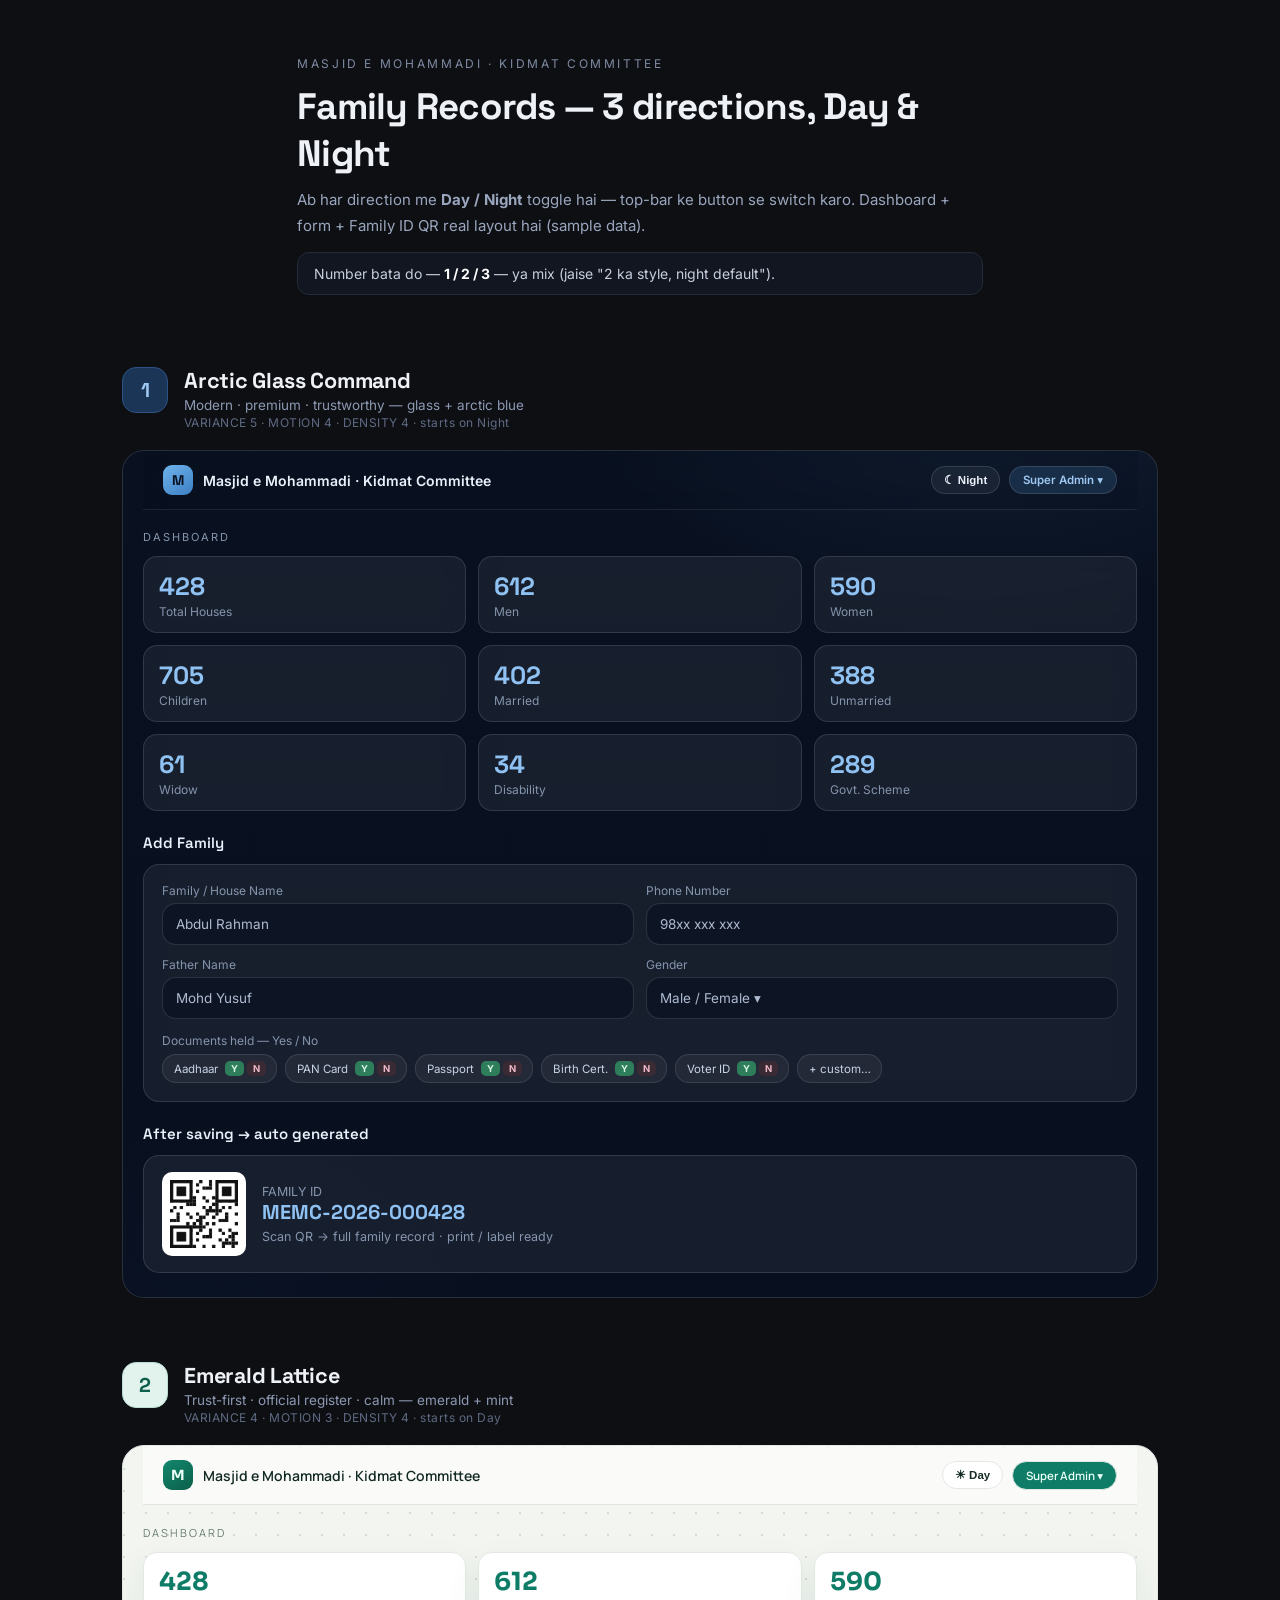
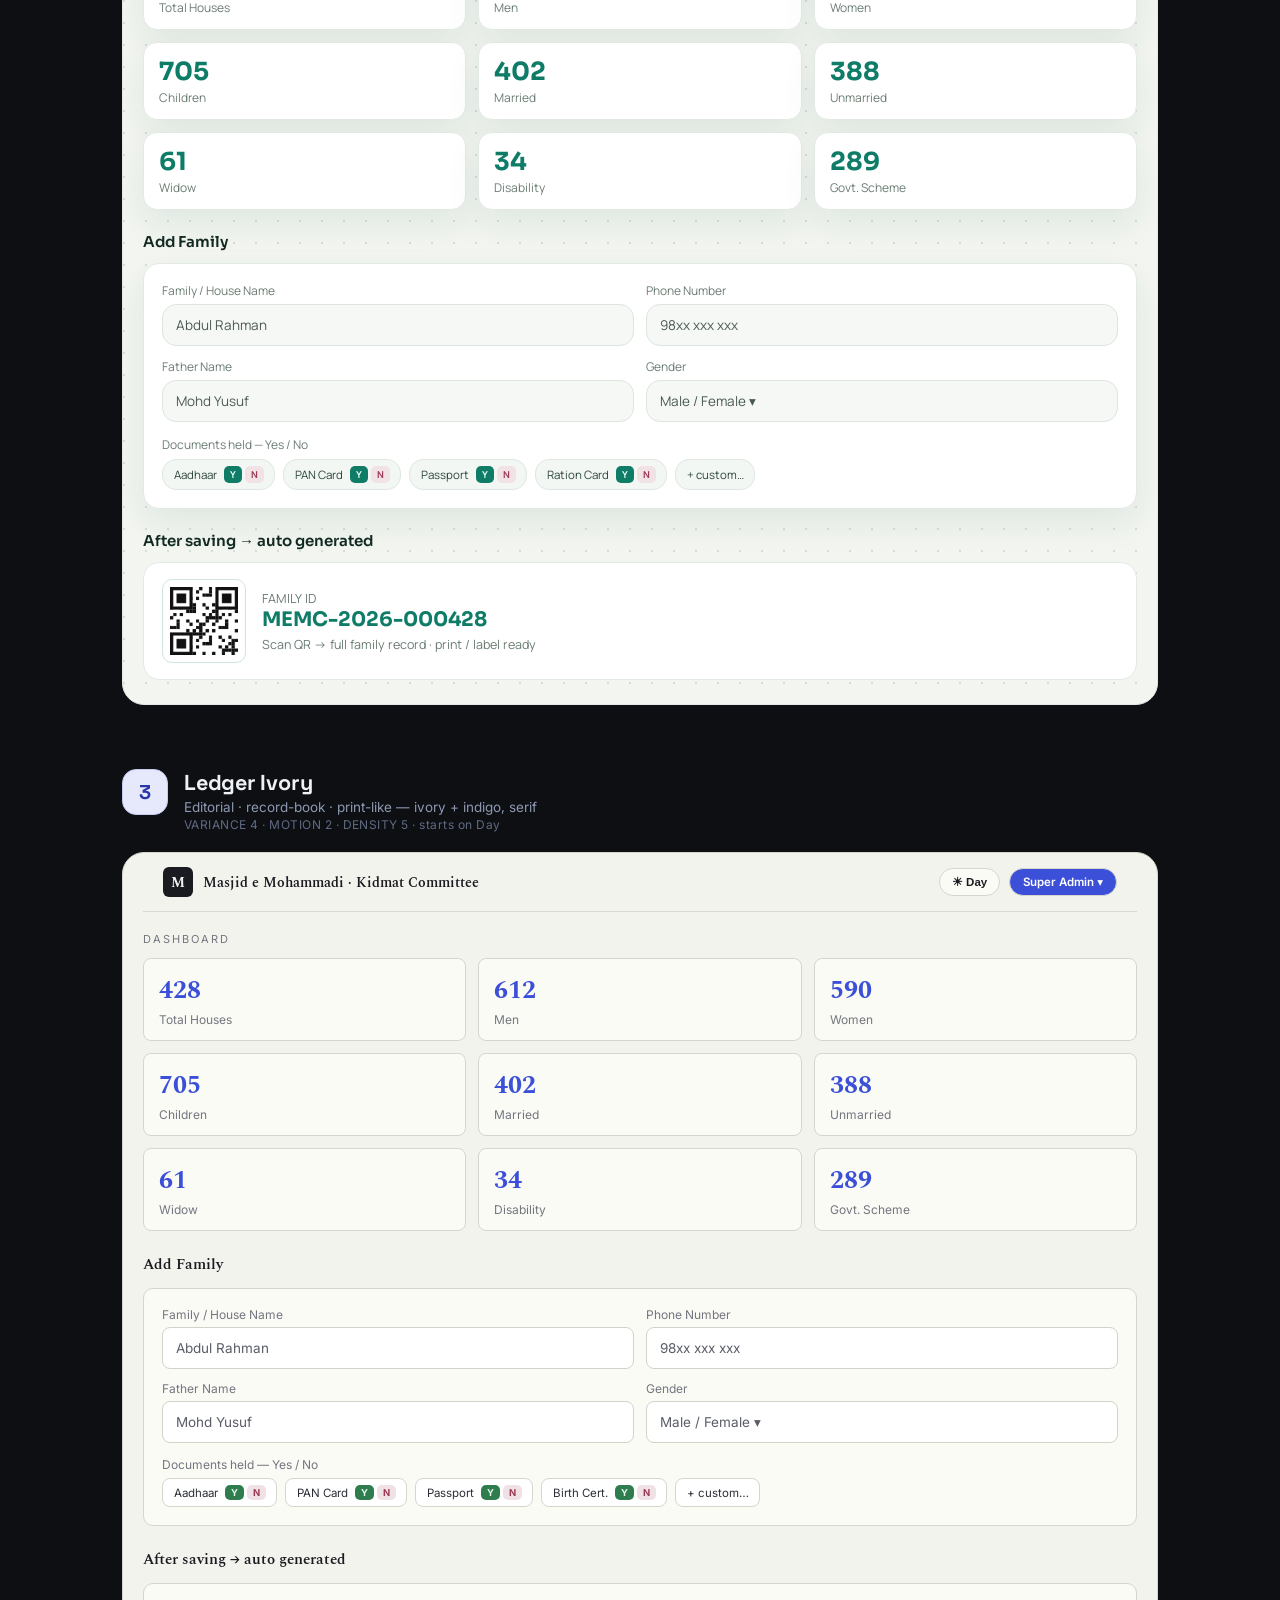
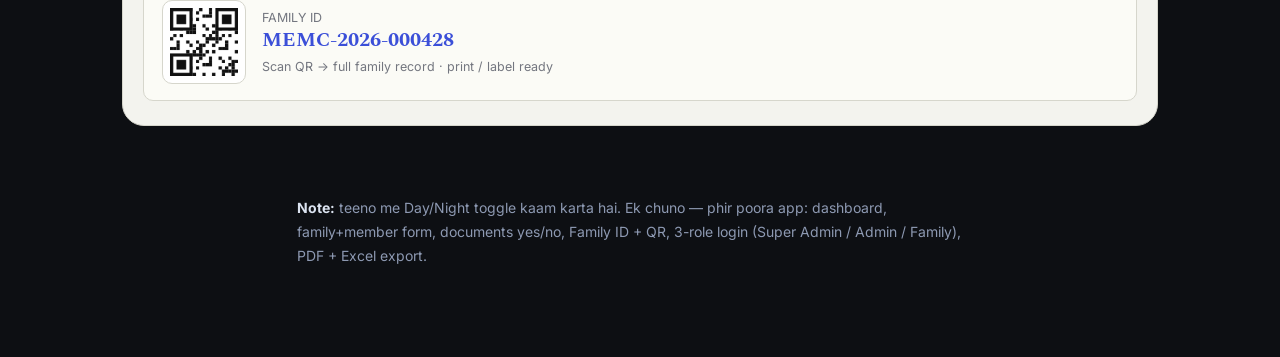
<file: ui-preview.html>
<!DOCTYPE html>
<html lang="en">
<head>
<meta charset="UTF-8" />
<meta name="viewport" content="width=device-width, initial-scale=1.0" />
<title>Masjid Kidmat Records — Design Directions (Day / Night)</title>
<link rel="preconnect" href="https://fonts.googleapis.com">
<link rel="preconnect" href="https://fonts.gstatic.com" crossorigin>
<link href="https://fonts.googleapis.com/css2?family=Space+Grotesk:wght@400;500;600;700&family=Inter:wght@400;500;600&family=Sora:wght@400;500;600;700&family=Manrope:wght@400;500;600;700&family=Spectral:ital,wght@0,400;0,600;0,700;1,500&display=swap" rel="stylesheet">
<style>
  *{box-sizing:border-box;margin:0;padding:0}
  body{font-family:'Inter',system-ui,sans-serif;background:#0d0f13;color:#eef1f6;-webkit-font-smoothing:antialiased}
  .intro{max-width:730px;margin:0 auto;padding:56px 22px 8px}
  .intro .eyebrow{font-size:12px;letter-spacing:.22em;text-transform:uppercase;color:#7f8aa3}
  .intro h1{font-family:'Space Grotesk';font-size:clamp(1.6rem,5vw,2.3rem);margin:12px 0 10px;letter-spacing:-.02em}
  .intro p{color:#9aa6bd;font-size:15px;line-height:1.7}
  .intro .hint{margin-top:14px;padding:12px 16px;border:1px solid #232a38;border-radius:12px;background:#121620;font-size:14px;color:#c7cfdf}
  .intro .hint b{color:#fff}

  .dir{max-width:1080px;margin:64px auto 0;padding:0 22px}
  .dir-head{display:flex;align-items:flex-start;gap:16px;margin-bottom:20px}
  .badge{flex:none;width:46px;height:46px;border-radius:14px;display:grid;place-items:center;font-family:'Space Grotesk';font-weight:700;font-size:20px}
  .dir-head h2{font-family:'Space Grotesk';font-size:1.35rem;letter-spacing:-.01em}
  .dir-head .mood{color:#8d99b2;font-size:13.5px;margin-top:3px}
  .dir-head .dial{color:#5f6a82;font-size:12px;margin-top:2px;letter-spacing:.04em}

  /* ===== shared themed stage ===== */
  .stage{position:relative;border-radius:22px;overflow:hidden;border:1px solid var(--panel-brd);
    background:var(--bg);color:var(--text);font-family:var(--font-body),system-ui,sans-serif;
    transition:background .45s ease,color .45s ease;--radius:14px}
  .inner{position:relative;z-index:3;padding:0 20px 24px}

  .topbar{display:flex;align-items:center;justify-content:space-between;gap:10px;padding:14px 20px;border-bottom:1px solid var(--line);
    background:var(--topbar-bg,transparent);backdrop-filter:var(--blur,none)}
  .brand{display:flex;align-items:center;gap:10px;font-weight:600;font-size:14px}
  .crest{width:30px;height:30px;border-radius:var(--crest-r,9px);display:grid;place-items:center;flex:none;background:var(--crest-bg);color:var(--crest-fg);font-family:var(--font-display);font-weight:700}
  .top-right{display:flex;align-items:center;gap:9px}
  .pill{font-size:11.5px;padding:6px 13px;border-radius:999px;font-weight:600;background:var(--pill-bg);color:var(--pill-fg);border:1px solid var(--panel-brd)}
  .toggle{font-size:11.5px;font-weight:600;padding:6px 12px;border-radius:999px;cursor:pointer;border:1px solid var(--panel-brd);
    background:var(--panel);color:var(--text);display:flex;align-items:center;gap:6px;
    transition:transform .25s cubic-bezier(.22,1,.36,1),box-shadow .25s}
  .toggle:hover{transform:translateY(-2px);box-shadow:var(--shadow)}

  .subhead{font-size:11px;letter-spacing:.18em;text-transform:uppercase;color:var(--muted)}
  .stat-grid{display:grid;grid-template-columns:repeat(3,1fr);gap:12px;margin-top:12px}
  @media(max-width:760px){.stat-grid{grid-template-columns:repeat(2,1fr)}}
  .stat{background:var(--panel);border:1px solid var(--panel-brd);border-radius:var(--radius);padding:13px 15px;
    box-shadow:var(--shadow);backdrop-filter:var(--blur,none)}
  .stat .n{font-family:var(--font-display);font-weight:700;font-size:25px;color:var(--accent)}
  .stat .l{font-size:12px;color:var(--muted);margin-top:2px}
  .sec-title{font-family:var(--font-display);font-weight:600;font-size:15px;margin:22px 0 12px;color:var(--text)}
  .formcard{background:var(--panel);border:1px solid var(--panel-brd);border-radius:calc(var(--radius) + 2px);padding:18px;box-shadow:var(--shadow);backdrop-filter:var(--blur,none)}
  .row2{display:grid;grid-template-columns:1fr 1fr;gap:12px}
  @media(max-width:620px){.row2{grid-template-columns:1fr}}
  .field label{display:block;font-size:12px;margin-bottom:5px;color:var(--muted)}
  .inp{height:42px;border-radius:var(--radius);display:flex;align-items:center;padding:0 13px;font-size:13.5px;
    background:var(--field-bg);border:1px solid var(--field-brd);color:var(--field-fg)}
  .docs{display:flex;flex-wrap:wrap;gap:8px;margin-top:6px}
  .doc{font-size:11.5px;padding:6px 10px 6px 11px;border-radius:var(--radius);display:flex;align-items:center;gap:7px;
    background:var(--doc-bg);border:1px solid var(--doc-brd);color:var(--doc-fg)}
  .yn{display:flex;gap:3px}
  .yn b{font-size:9.5px;padding:2px 6px;border-radius:5px;font-weight:700}
  .yn .y{background:var(--ynY-bg);color:var(--ynY-fg)}
  .yn .n{background:var(--ynN-bg);color:var(--ynN-fg)}
  .idqr{display:flex;align-items:center;gap:16px;border-radius:calc(var(--radius) + 2px);padding:16px 18px;background:var(--panel);border:1px solid var(--panel-brd)}
  .qrwrap{width:84px;height:84px;border-radius:10px;padding:7px;flex:none;background:var(--qr-bg);border:1px solid var(--qr-brd)}
  .big{font-family:var(--font-display);font-weight:700;font-size:20px;color:var(--accent)}
  .mut{color:var(--muted);font-size:12.5px}

  .lbl{font-size:11px;letter-spacing:.16em;text-transform:uppercase;opacity:.55;margin-bottom:20px}
  .foot{max-width:730px;margin:70px auto 90px;padding:0 22px;color:#8d99b2;font-size:14px;line-height:1.7}
  .foot b{color:#dbe3f0}

  /* ============ DIRECTION 1 — ARCTIC GLASS ============ */
  .d1{--font-display:'Space Grotesk';--font-body:'Inter'}
  .d1 .deco{position:absolute;inset:0;z-index:1}
  .d1 .orb{position:absolute;inset:0;
    background:radial-gradient(700px 420px at 82% -10%,rgba(95,168,232,.34),transparent 60%),
               radial-gradient(560px 420px at 8% 108%,rgba(64,120,190,.30),transparent 60%)}
  .d1 .photo{position:absolute;inset:0;background:url('https://picsum.photos/seed/masjid-dawn/1400/900') center/cover;opacity:.5}
  .d1 .scrim{position:absolute;inset:0;background:linear-gradient(180deg,rgba(8,16,32,.72),rgba(8,16,32,.95))}
  .d1[data-theme="day"] .photo{opacity:.1}
  .d1[data-theme="day"] .orb{background:radial-gradient(700px 420px at 82% -10%,rgba(95,168,232,.28),transparent 60%),
               radial-gradient(560px 420px at 8% 108%,rgba(64,120,190,.20),transparent 60%)}
  .d1[data-theme="day"] .scrim{background:linear-gradient(180deg,rgba(238,243,250,.88),rgba(238,243,250,.975))}
  .d1[data-theme="night"]{--bg:#0b1220;--panel:rgba(255,255,255,.06);--panel-brd:rgba(255,255,255,.12);--text:#eaf1fb;--muted:#8595ad;
    --accent:#8fc2f2;--line:rgba(255,255,255,.09);--field-bg:rgba(8,16,32,.55);--field-brd:rgba(255,255,255,.12);--field-fg:#aebbd0;
    --doc-bg:rgba(255,255,255,.05);--doc-brd:rgba(255,255,255,.11);--doc-fg:#c7d4e6;--qr-bg:#fff;--qr-brd:transparent;
    --pill-bg:rgba(95,168,232,.16);--pill-fg:#9fc9f2;--crest-bg:linear-gradient(145deg,#6fb3ec,#3d7fc4);--crest-fg:#06101f;
    --ynY-bg:#2e7d5b;--ynY-fg:#d7f5e6;--ynN-bg:#3a2a34;--ynN-fg:#f0b9c8;--shadow:none;--blur:blur(9px);--topbar-bg:rgba(8,16,32,.15)}
  .d1[data-theme="day"]{--bg:#eef3fa;--panel:rgba(255,255,255,.82);--panel-brd:#d6e2f0;--text:#12233b;--muted:#5f7691;
    --accent:#2f6fb0;--line:#dbe5f1;--field-bg:#f4f8fd;--field-brd:#cdd9e8;--field-fg:#4a5f78;
    --doc-bg:#f0f5fb;--doc-brd:#d3dfee;--doc-fg:#33475f;--qr-bg:#fff;--qr-brd:#d3dfee;
    --pill-bg:rgba(47,111,176,.12);--pill-fg:#1f5288;--crest-bg:linear-gradient(145deg,#3f86cf,#255f9c);--crest-fg:#fff;
    --ynY-bg:#1f8a63;--ynY-fg:#eafff6;--ynN-bg:#f6e3e8;--ynN-fg:#a83a5b;--shadow:0 10px 26px rgba(40,90,150,.10);--blur:blur(9px);--topbar-bg:rgba(255,255,255,.4)}

  /* ============ DIRECTION 2 — EMERALD LATTICE ============ */
  .d2{--font-display:'Sora';--font-body:'Manrope'}
  .d2 .lattice{position:absolute;inset:0;z-index:1;pointer-events:none}
  .d2[data-theme="day"] .lattice{background-image:radial-gradient(circle at 1px 1px,#134b3d22 1.5px,transparent 0);background-size:22px 22px}
  .d2[data-theme="night"] .lattice{background-image:radial-gradient(circle at 1px 1px,#3fd0ab1a 1.5px,transparent 0);background-size:22px 22px}
  .d2[data-theme="day"]{--bg:#f2f5f0;--panel:#ffffff;--panel-brd:#e2e9e3;--text:#132a24;--muted:#6a7c72;
    --accent:#0e7c66;--line:#e0e7e1;--field-bg:#f6f8f5;--field-brd:#dde5de;--field-fg:#4a5a52;
    --doc-bg:#f3f7f3;--doc-brd:#dfe8e0;--doc-fg:#2c463c;--qr-bg:#fff;--qr-brd:#cfe6db;
    --pill-bg:#0e7c66;--pill-fg:#eafff8;--crest-bg:linear-gradient(145deg,#12876c,#0c5f4b);--crest-fg:#eafff8;
    --ynY-bg:#0e7c66;--ynY-fg:#eafff8;--ynN-bg:#f1e2e6;--ynN-fg:#9c3b57;--shadow:0 14px 34px rgba(19,75,61,.08);--blur:blur(8px);--topbar-bg:rgba(255,255,255,.6)}
  .d2[data-theme="night"]{--bg:#0d1512;--panel:#141f1a;--panel-brd:#22322b;--text:#e7f3ec;--muted:#8fa79b;
    --accent:#3fd0ab;--line:#22322b;--field-bg:#0f1915;--field-brd:#22322b;--field-fg:#9fb5aa;
    --doc-bg:#131e19;--doc-brd:#22322b;--doc-fg:#c3d6cc;--qr-bg:#fff;--qr-brd:transparent;
    --pill-bg:rgba(63,208,171,.16);--pill-fg:#7fe3c7;--crest-bg:linear-gradient(145deg,#2fb894,#12795f);--crest-fg:#04120d;
    --ynY-bg:#1f8a63;--ynY-fg:#eafff6;--ynN-bg:#3a2230;--ynN-fg:#f0b0c6;--shadow:0 14px 34px rgba(0,0,0,.35);--topbar-bg:rgba(13,21,18,.5)}

  /* ============ DIRECTION 3 — LEDGER IVORY ============ */
  .d3{--font-display:'Spectral';--font-body:'Inter';--crest-r:6px;--radius:8px}
  .d3 .brand{font-family:'Spectral';font-weight:600}
  .d3[data-theme="day"]{--bg:#f3f3ee;--panel:#fbfbf6;--panel-brd:#d6d6cc;--text:#191b21;--muted:#73767f;
    --accent:#3b4fd8;--line:#d9d9d0;--field-bg:#fff;--field-brd:#d3d3c9;--field-fg:#5a5d68;
    --doc-bg:#fff;--doc-brd:#d6d6cc;--doc-fg:#2c2e37;--qr-bg:#fff;--qr-brd:#d6d6cc;
    --pill-bg:#3b4fd8;--pill-fg:#fff;--crest-bg:#191b21;--crest-fg:#f3f3ee;
    --ynY-bg:#2f7d4f;--ynY-fg:#e6f7ec;--ynN-bg:#efe1e4;--ynN-fg:#9c3b57;--shadow:none;--topbar-bg:transparent}
  .d3[data-theme="night"]{--bg:#15161b;--panel:#1d1f27;--panel-brd:#2c2f3a;--text:#eceef4;--muted:#9aa0b0;
    --accent:#8493f2;--line:#2c2f3a;--field-bg:#161821;--field-brd:#2c2f3a;--field-fg:#a9afc0;
    --doc-bg:#1b1d25;--doc-brd:#2c2f3a;--doc-fg:#ced2de;--qr-bg:#fff;--qr-brd:transparent;
    --pill-bg:#4b5bf0;--pill-fg:#fff;--crest-bg:#eceef4;--crest-fg:#15161b;
    --ynY-bg:#2f8a58;--ynY-fg:#e6f7ec;--ynN-bg:#3a2530;--ynN-fg:#f0b0c6;--shadow:none;--topbar-bg:transparent}
</style>
</head>
<body>

<div class="intro">
  <div class="eyebrow">Masjid e Mohammadi · Kidmat Committee</div>
  <h1>Family Records — 3 directions, Day &amp; Night</h1>
  <p>Ab har direction me <b>Day / Night</b> toggle hai — top-bar ke button se switch karo. Dashboard + form + Family ID QR real layout hai (sample data).</p>
  <div class="hint">Number bata do — <b>1 / 2 / 3</b> — ya mix (jaise "2 ka style, night default").</div>
</div>

<!-- ================= 1 ================= -->
<section class="dir">
  <div class="dir-head">
    <div class="badge" style="background:#1b3557;color:#9fc9f2;border:1px solid #2d5285">1</div>
    <div>
      <h2>Arctic Glass Command</h2>
      <div class="mood">Modern · premium · trustworthy — glass + arctic blue</div>
      <div class="dial">VARIANCE 5 · MOTION 4 · DENSITY 4 · starts on Night</div>
    </div>
  </div>
  <div class="stage d1" data-theme="night">
    <div class="deco"><div class="orb"></div><div class="photo"></div><div class="scrim"></div></div>
    <div class="inner">
      <div class="topbar">
        <div class="brand"><span class="crest">M</span> Masjid e Mohammadi · Kidmat Committee</div>
        <div class="top-right">
          <button class="toggle">☾ Night</button>
          <span class="pill">Super Admin ▾</span>
        </div>
      </div>
      <div style="padding-top:20px">
        <div class="subhead">Dashboard</div>
        <div class="stat-grid">
          <div class="stat"><div class="n">428</div><div class="l">Total Houses</div></div>
          <div class="stat"><div class="n">612</div><div class="l">Men</div></div>
          <div class="stat"><div class="n">590</div><div class="l">Women</div></div>
          <div class="stat"><div class="n">705</div><div class="l">Children</div></div>
          <div class="stat"><div class="n">402</div><div class="l">Married</div></div>
          <div class="stat"><div class="n">388</div><div class="l">Unmarried</div></div>
          <div class="stat"><div class="n">61</div><div class="l">Widow</div></div>
          <div class="stat"><div class="n">34</div><div class="l">Disability</div></div>
          <div class="stat"><div class="n">289</div><div class="l">Govt. Scheme</div></div>
        </div>
      </div>
      <div class="sec-title">Add Family</div>
      <div class="formcard">
        <div class="row2">
          <div class="field"><label>Family / House Name</label><div class="inp">Abdul Rahman</div></div>
          <div class="field"><label>Phone Number</label><div class="inp">98xx xxx xxx</div></div>
        </div>
        <div class="row2" style="margin-top:12px">
          <div class="field"><label>Father Name</label><div class="inp">Mohd Yusuf</div></div>
          <div class="field"><label>Gender</label><div class="inp">Male / Female ▾</div></div>
        </div>
        <div class="field" style="margin-top:14px"><label>Documents held — Yes / No</label>
          <div class="docs">
            <span class="doc">Aadhaar <span class="yn"><b class="y">Y</b><b class="n">N</b></span></span>
            <span class="doc">PAN Card <span class="yn"><b class="y">Y</b><b class="n">N</b></span></span>
            <span class="doc">Passport <span class="yn"><b class="y">Y</b><b class="n">N</b></span></span>
            <span class="doc">Birth Cert. <span class="yn"><b class="y">Y</b><b class="n">N</b></span></span>
            <span class="doc">Voter ID <span class="yn"><b class="y">Y</b><b class="n">N</b></span></span>
            <span class="doc">+ custom…</span>
          </div>
        </div>
      </div>
      <div class="sec-title">After saving → auto generated</div>
      <div class="idqr">
        <div class="qrwrap" id="qr1"></div>
        <div>
          <div class="mut">FAMILY ID</div>
          <div class="big">MEMC-2026-000428</div>
          <div class="mut" style="margin-top:4px">Scan QR → full family record · print / label ready</div>
        </div>
      </div>
    </div>
  </div>
</section>

<!-- ================= 2 ================= -->
<section class="dir">
  <div class="dir-head">
    <div class="badge" style="background:#e2f2ec;color:#0c5f4b;border:1px solid #b9ddd0">2</div>
    <div>
      <h2>Emerald Lattice</h2>
      <div class="mood">Trust-first · official register · calm — emerald + mint</div>
      <div class="dial">VARIANCE 4 · MOTION 3 · DENSITY 4 · starts on Day</div>
    </div>
  </div>
  <div class="stage d2" data-theme="day">
    <div class="lattice"></div>
    <div class="inner">
      <div class="topbar">
        <div class="brand"><span class="crest">M</span> Masjid e Mohammadi · Kidmat Committee</div>
        <div class="top-right">
          <button class="toggle">☀ Day</button>
          <span class="pill">Super Admin ▾</span>
        </div>
      </div>
      <div style="padding-top:20px">
        <div class="subhead">Dashboard</div>
        <div class="stat-grid">
          <div class="stat"><div class="n">428</div><div class="l">Total Houses</div></div>
          <div class="stat"><div class="n">612</div><div class="l">Men</div></div>
          <div class="stat"><div class="n">590</div><div class="l">Women</div></div>
          <div class="stat"><div class="n">705</div><div class="l">Children</div></div>
          <div class="stat"><div class="n">402</div><div class="l">Married</div></div>
          <div class="stat"><div class="n">388</div><div class="l">Unmarried</div></div>
          <div class="stat"><div class="n">61</div><div class="l">Widow</div></div>
          <div class="stat"><div class="n">34</div><div class="l">Disability</div></div>
          <div class="stat"><div class="n">289</div><div class="l">Govt. Scheme</div></div>
        </div>
      </div>
      <div class="sec-title">Add Family</div>
      <div class="formcard">
        <div class="row2">
          <div class="field"><label>Family / House Name</label><div class="inp">Abdul Rahman</div></div>
          <div class="field"><label>Phone Number</label><div class="inp">98xx xxx xxx</div></div>
        </div>
        <div class="row2" style="margin-top:12px">
          <div class="field"><label>Father Name</label><div class="inp">Mohd Yusuf</div></div>
          <div class="field"><label>Gender</label><div class="inp">Male / Female ▾</div></div>
        </div>
        <div class="field" style="margin-top:14px"><label>Documents held — Yes / No</label>
          <div class="docs">
            <span class="doc">Aadhaar <span class="yn"><b class="y">Y</b><b class="n">N</b></span></span>
            <span class="doc">PAN Card <span class="yn"><b class="y">Y</b><b class="n">N</b></span></span>
            <span class="doc">Passport <span class="yn"><b class="y">Y</b><b class="n">N</b></span></span>
            <span class="doc">Ration Card <span class="yn"><b class="y">Y</b><b class="n">N</b></span></span>
            <span class="doc">+ custom…</span>
          </div>
        </div>
      </div>
      <div class="sec-title">After saving → auto generated</div>
      <div class="idqr">
        <div class="qrwrap" id="qr2"></div>
        <div>
          <div class="mut">FAMILY ID</div>
          <div class="big">MEMC-2026-000428</div>
          <div class="mut" style="margin-top:4px">Scan QR → full family record · print / label ready</div>
        </div>
      </div>
    </div>
  </div>
</section>

<!-- ================= 3 ================= -->
<section class="dir">
  <div class="dir-head">
    <div class="badge" style="background:#e6e8fb;color:#2936a8;border:1px solid #c4c9f2">3</div>
    <div>
      <h2>Ledger Ivory</h2>
      <div class="mood">Editorial · record-book · print-like — ivory + indigo, serif</div>
      <div class="dial">VARIANCE 4 · MOTION 2 · DENSITY 5 · starts on Day</div>
    </div>
  </div>
  <div class="stage d3" data-theme="day">
    <div class="inner">
      <div class="topbar">
        <div class="brand"><span class="crest">M</span> Masjid e Mohammadi · Kidmat Committee</div>
        <div class="top-right">
          <button class="toggle">☀ Day</button>
          <span class="pill">Super Admin ▾</span>
        </div>
      </div>
      <div style="padding-top:20px">
        <div class="subhead">Dashboard</div>
        <div class="stat-grid">
          <div class="stat"><div class="n">428</div><div class="l">Total Houses</div></div>
          <div class="stat"><div class="n">612</div><div class="l">Men</div></div>
          <div class="stat"><div class="n">590</div><div class="l">Women</div></div>
          <div class="stat"><div class="n">705</div><div class="l">Children</div></div>
          <div class="stat"><div class="n">402</div><div class="l">Married</div></div>
          <div class="stat"><div class="n">388</div><div class="l">Unmarried</div></div>
          <div class="stat"><div class="n">61</div><div class="l">Widow</div></div>
          <div class="stat"><div class="n">34</div><div class="l">Disability</div></div>
          <div class="stat"><div class="n">289</div><div class="l">Govt. Scheme</div></div>
        </div>
      </div>
      <div class="sec-title">Add Family</div>
      <div class="formcard">
        <div class="row2">
          <div class="field"><label>Family / House Name</label><div class="inp">Abdul Rahman</div></div>
          <div class="field"><label>Phone Number</label><div class="inp">98xx xxx xxx</div></div>
        </div>
        <div class="row2" style="margin-top:12px">
          <div class="field"><label>Father Name</label><div class="inp">Mohd Yusuf</div></div>
          <div class="field"><label>Gender</label><div class="inp">Male / Female ▾</div></div>
        </div>
        <div class="field" style="margin-top:14px"><label>Documents held — Yes / No</label>
          <div class="docs">
            <span class="doc">Aadhaar <span class="yn"><b class="y">Y</b><b class="n">N</b></span></span>
            <span class="doc">PAN Card <span class="yn"><b class="y">Y</b><b class="n">N</b></span></span>
            <span class="doc">Passport <span class="yn"><b class="y">Y</b><b class="n">N</b></span></span>
            <span class="doc">Birth Cert. <span class="yn"><b class="y">Y</b><b class="n">N</b></span></span>
            <span class="doc">+ custom…</span>
          </div>
        </div>
      </div>
      <div class="sec-title">After saving → auto generated</div>
      <div class="idqr">
        <div class="qrwrap" id="qr3"></div>
        <div>
          <div class="mut">FAMILY ID</div>
          <div class="big">MEMC-2026-000428</div>
          <div class="mut" style="margin-top:4px">Scan QR → full family record · print / label ready</div>
        </div>
      </div>
    </div>
  </div>
</section>

<div class="foot">
  <p><b>Note:</b> teeno me Day/Night toggle kaam karta hai. Ek chuno — phir poora app: dashboard, family+member form, documents yes/no, Family ID + QR, 3-role login (Super Admin / Admin / Family), PDF + Excel export.</p>
</div>

<script>
  function fakeQR(el){
    var n=21,s=100,c=document.createElement('canvas'),dpr=window.devicePixelRatio||1;
    c.width=s*dpr;c.height=s*dpr;c.style.width='100%';c.style.height='100%';c.style.display='block';
    var x=c.getContext('2d');x.scale(dpr,dpr);x.fillStyle='#fff';x.fillRect(0,0,s,s);
    x.fillStyle='#111';var cell=s/n;
    for(var i=0;i<n;i++)for(var j=0;j<n;j++){if(((i*7+j*13+(i*j)%5)%3)===0)x.fillRect(i*cell,j*cell,cell,cell);}
    function finder(px,py){x.fillStyle='#111';x.fillRect(px*cell,py*cell,7*cell,7*cell);x.fillStyle='#fff';x.fillRect((px+1)*cell,(py+1)*cell,5*cell,5*cell);x.fillStyle='#111';x.fillRect((px+2)*cell,(py+2)*cell,3*cell,3*cell);}
    finder(0,0);finder(14,0);finder(0,14);
    el.appendChild(c);
  }
  ['qr1','qr2','qr3'].forEach(function(id){var e=document.getElementById(id);if(e)fakeQR(e);});
  document.querySelectorAll('.toggle').forEach(function(btn){
    btn.addEventListener('click',function(){
      var stage=btn.closest('.stage');
      var next=stage.getAttribute('data-theme')==='night'?'day':'night';
      stage.setAttribute('data-theme',next);
      btn.textContent=next==='night'?'☾ Night':'☀ Day';
    });
  });
</script>
</body>
</html>
</file>
